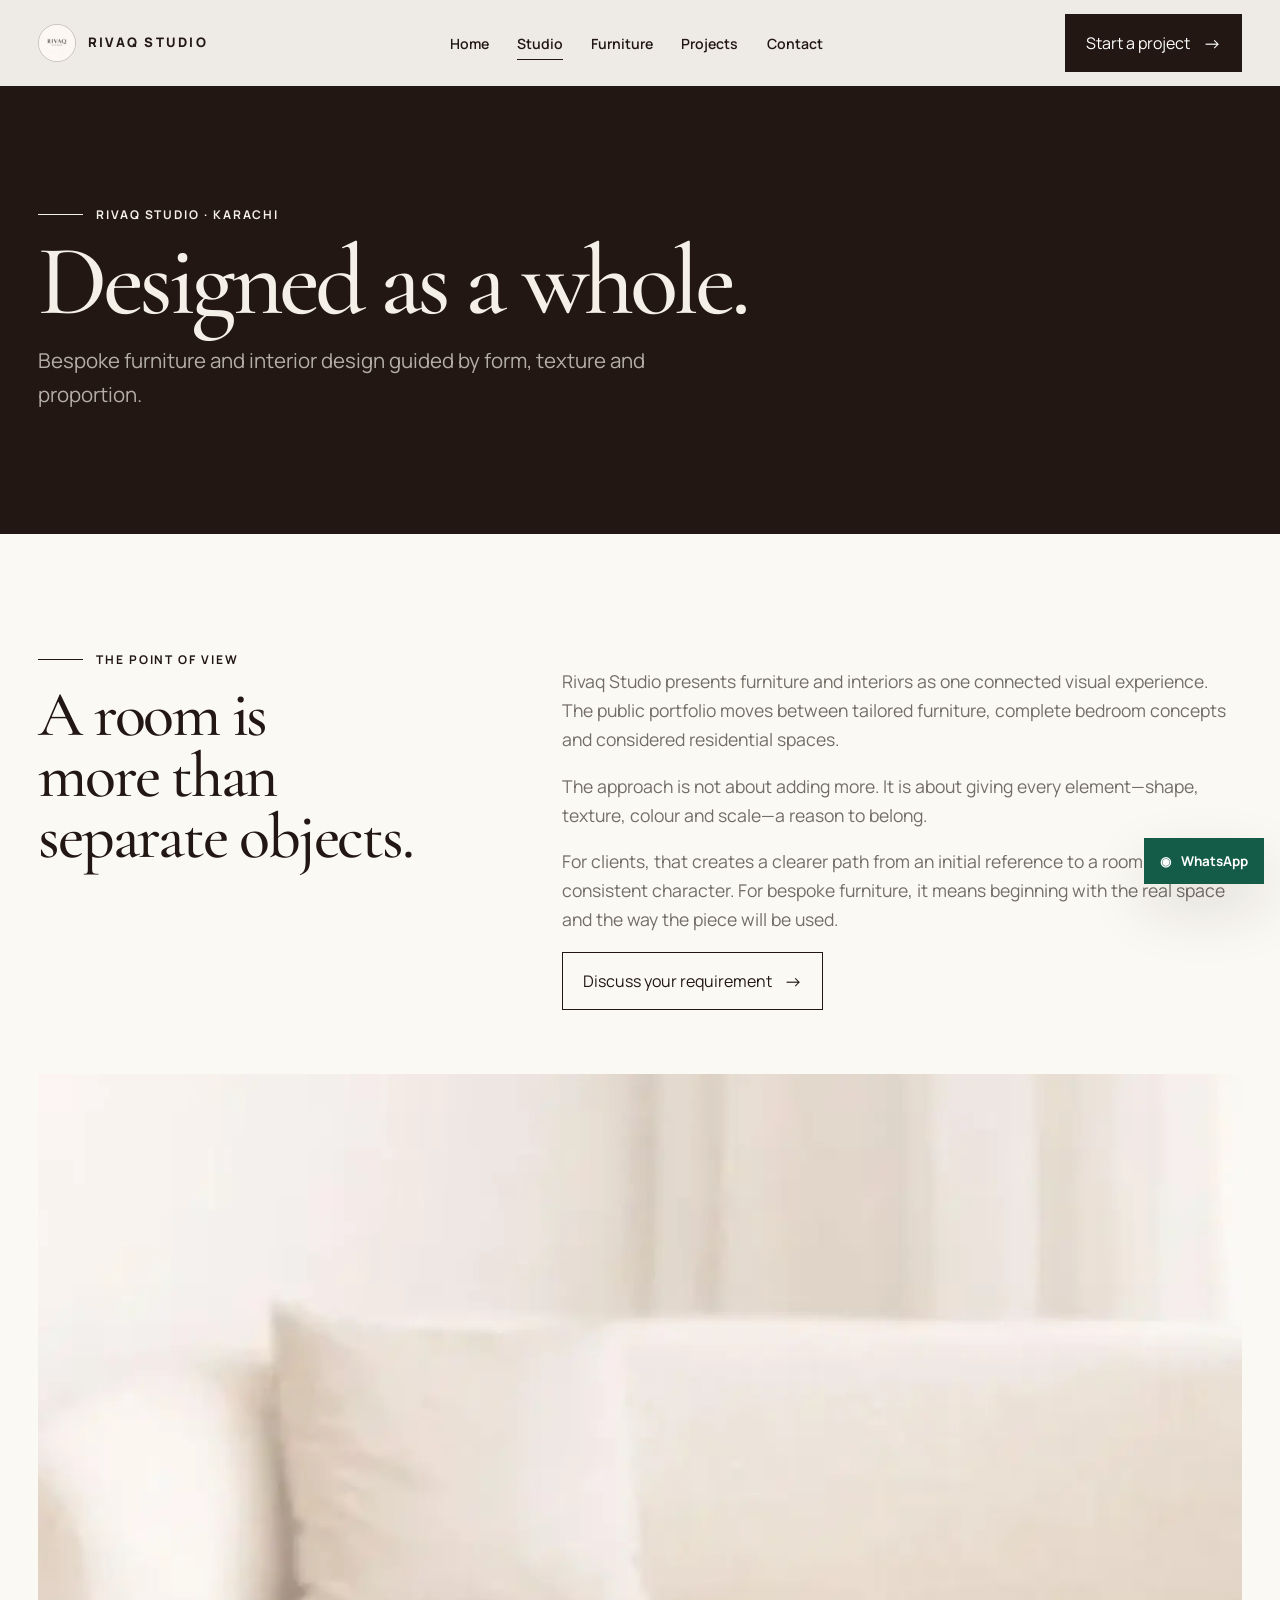
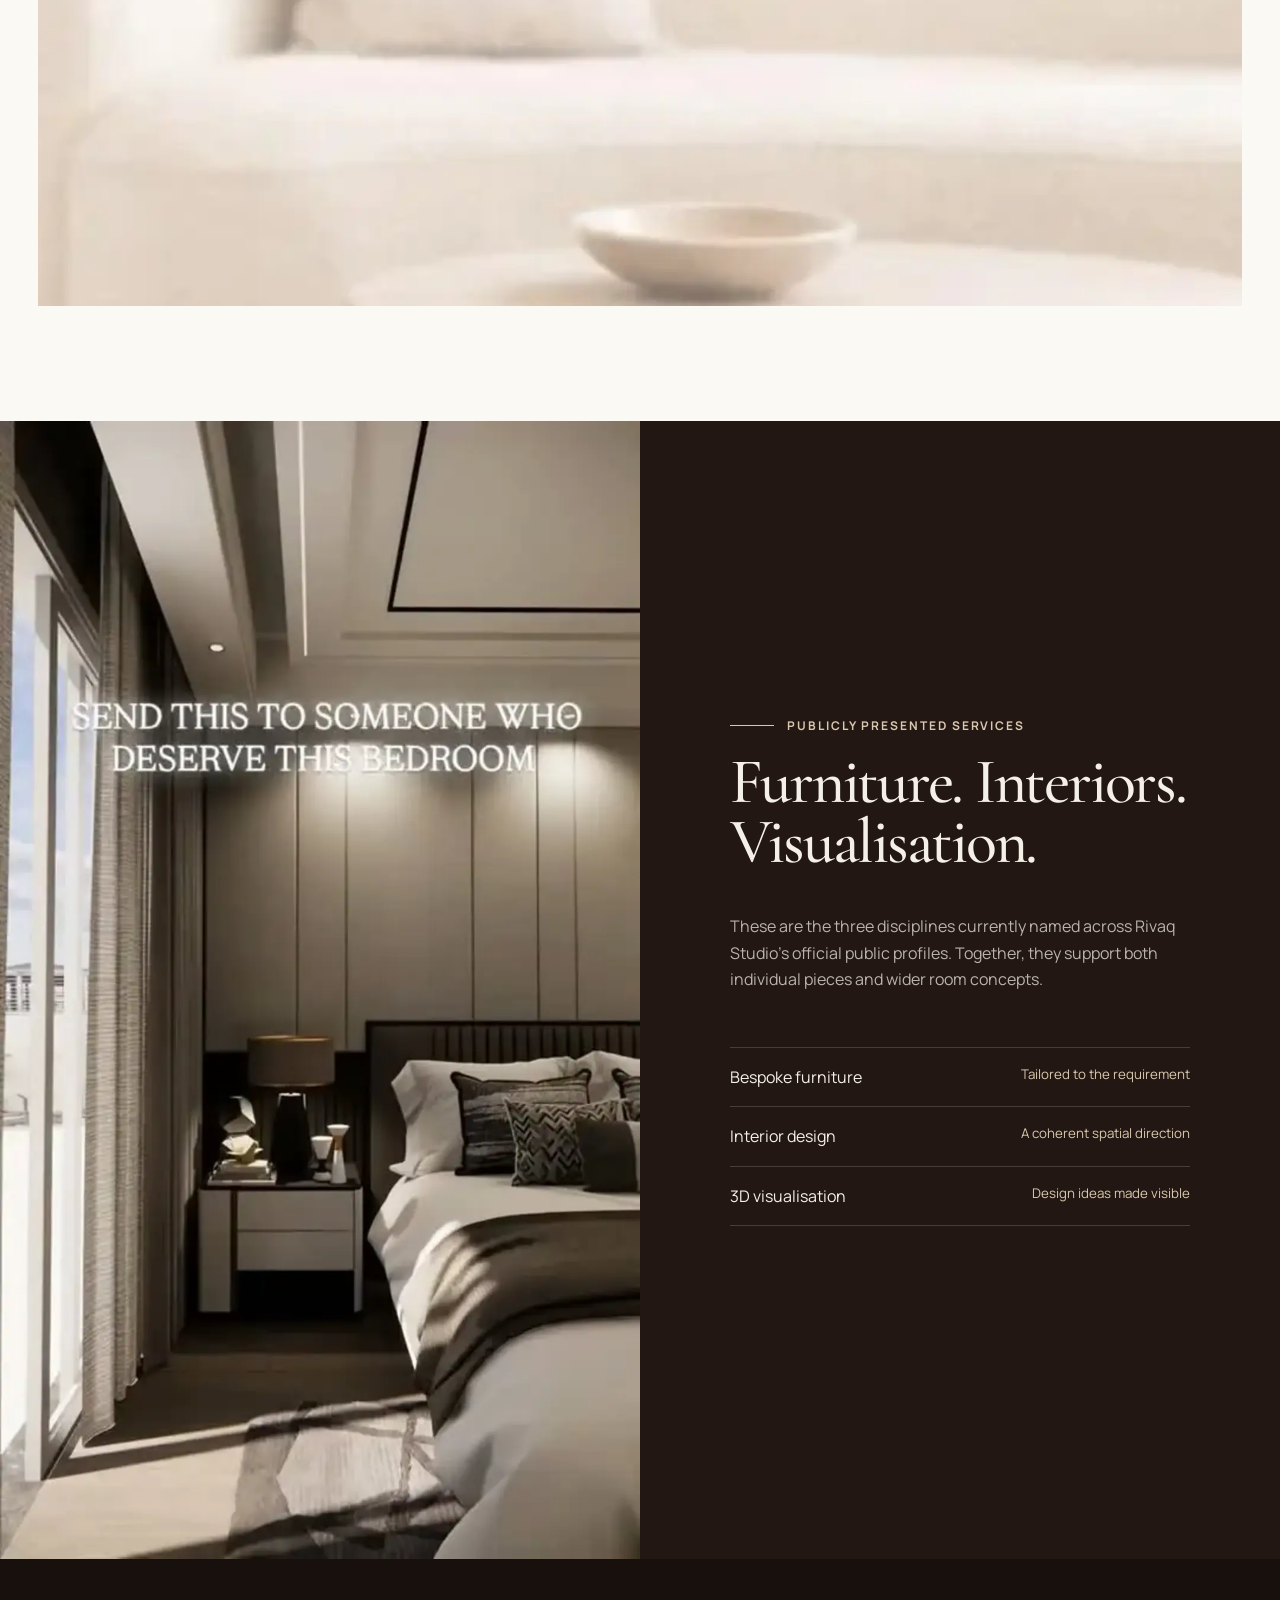
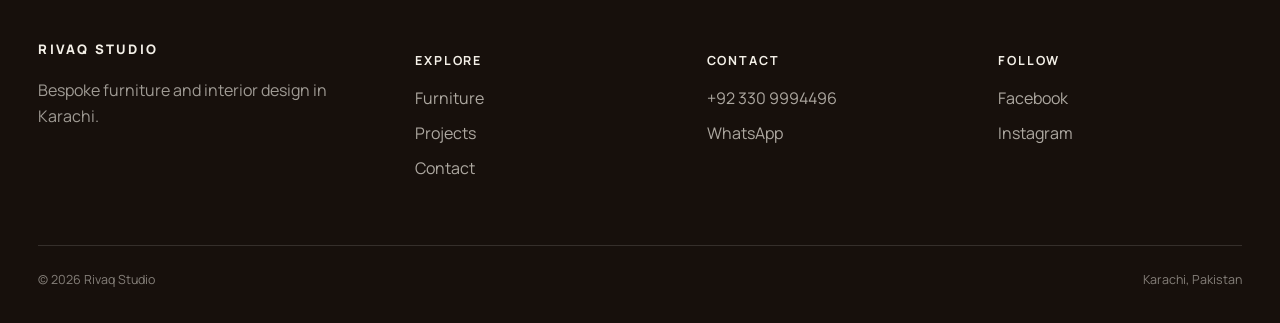
<file: about.html>
<!doctype html><html lang="en"><head><meta charset="utf-8"><meta name="viewport" content="width=device-width,initial-scale=1"><title>Studio | Rivaq Studio Karachi</title><meta name="description" content="Meet Rivaq Studio, a Karachi studio for bespoke furniture, interior design and 3D visualisation."><link rel="icon" href="favicon.svg"><link rel="preconnect" href="https://fonts.googleapis.com"><link rel="preconnect" href="https://fonts.gstatic.com" crossorigin><link href="https://fonts.googleapis.com/css2?family=Cormorant+Garamond:wght@500;600&family=Manrope:wght@400;500;600;700;800&display=swap" rel="stylesheet"><link rel="stylesheet" href="assets/css/style.css"></head><body><a class="skip-link" href="#main">Skip to content</a>
<header class="header header--solid"><div class="shell nav"><a class="brand" href="index.html"><img class="brand-mark" src="assets/images/logo.webp" alt=""><span>Rivaq Studio</span></a><ul class="nav-links"><li><a class="nav-link" href="index.html">Home</a></li><li><a class="nav-link" aria-current="page" href="about.html">Studio</a></li><li><a class="nav-link" href="collections.html">Furniture</a></li><li><a class="nav-link" href="projects.html">Projects</a></li><li><a class="nav-link" href="contact.html">Contact</a></li></ul><a class="btn" href="contact.html">Start a project</a><button class="menu-toggle" aria-label="Open menu" aria-expanded="false"><span></span><span></span></button></div></header><div class="mobile-menu"><nav><a href="index.html">Home</a><a href="about.html">Studio</a><a href="collections.html">Furniture</a><a href="projects.html">Projects</a><a href="contact.html">Contact</a></nav><a class="btn" href="tel:+923309994496">Call the studio</a></div>
<main id="main"><section class="page-hero"><div class="shell"><p class="eyebrow">Rivaq Studio · Karachi</p><h1 class="display">Designed as a whole.</h1><p class="lead">Bespoke furniture and interior design guided by form, texture and proportion.</p></div></section><section class="editorial"><div class="shell"><div class="editorial-grid"><div><p class="eyebrow">The point of view</p><h2 class="section-title">A room is more than separate objects.</h2></div><div class="editorial-copy"><p>Rivaq Studio presents furniture and interiors as one connected visual experience. The public portfolio moves between tailored furniture, complete bedroom concepts and considered residential spaces.</p><p>The approach is not about adding more. It is about giving every element—shape, texture, colour and scale—a reason to belong.</p><p>For clients, that creates a clearer path from an initial reference to a room with a consistent character. For bespoke furniture, it means beginning with the real space and the way the piece will be used.</p><a class="btn btn--ghost" href="contact.html">Discuss your requirement</a></div></div><img class="feature-image" src="assets/images/hero-clean.webp" alt="Rivaq Studio contemporary interior concept" loading="lazy"></div></section><section class="studio-band"><div class="studio-grid"><img class="studio-image" src="assets/images/bedroom-hd.webp" alt="Contemporary bedroom visualisation by Rivaq Studio"><div class="studio-copy"><p class="eyebrow">Publicly presented services</p><h2 class="section-title">Furniture. Interiors. Visualisation.</h2><p>These are the three disciplines currently named across Rivaq Studio’s official public profiles. Together, they support both individual pieces and wider room concepts.</p><ul class="services-list"><li><span>Bespoke furniture</span><small>Tailored to the requirement</small></li><li><span>Interior design</span><small>A coherent spatial direction</small></li><li><span>3D visualisation</span><small>Design ideas made visible</small></li></ul></div></div></section></main>
<footer class="footer"><div class="shell"><div class="footer-grid"><div class="footer-brand"><a class="brand" href="index.html"><span>Rivaq Studio</span></a><p>Bespoke furniture and interior design in Karachi.</p></div><div><h3>Explore</h3><ul><li><a href="collections.html">Furniture</a></li><li><a href="projects.html">Projects</a></li><li><a href="contact.html">Contact</a></li></ul></div><div><h3>Contact</h3><ul><li><a href="tel:+923309994496">+92 330 9994496</a></li><li><a href="https://wa.me/923309994496">WhatsApp</a></li></ul></div><div><h3>Follow</h3><ul><li><a href="https://www.facebook.com/AAfurnituress">Facebook</a></li><li><a href="https://www.instagram.com/rivaqstudio/">Instagram</a></li></ul></div></div><div class="footer-bottom"><span>© 2026 Rivaq Studio</span><span>Karachi, Pakistan</span></div></div></footer><a class="whatsapp-float" href="https://wa.me/923309994496" aria-label="Chat on WhatsApp">◉ <span>WhatsApp</span></a><script src="assets/js/site.js" defer></script></body></html>
</file>
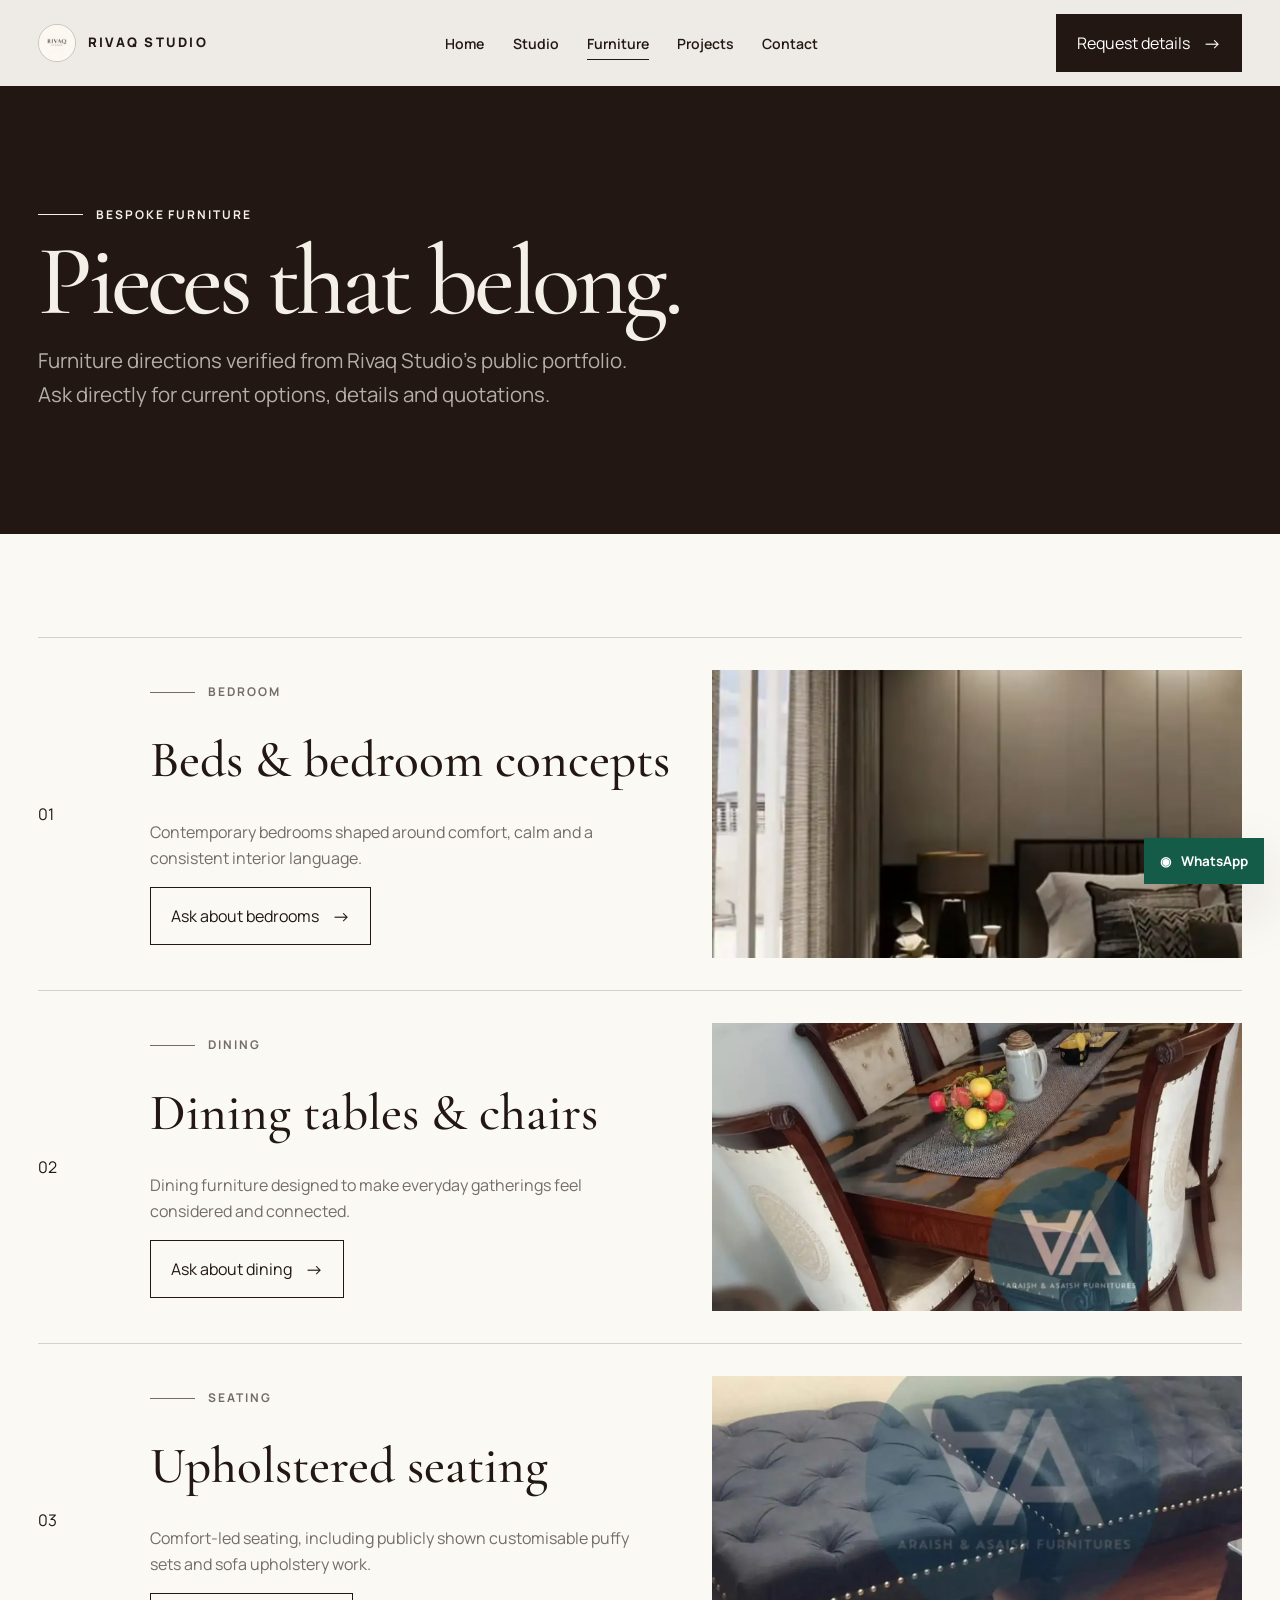
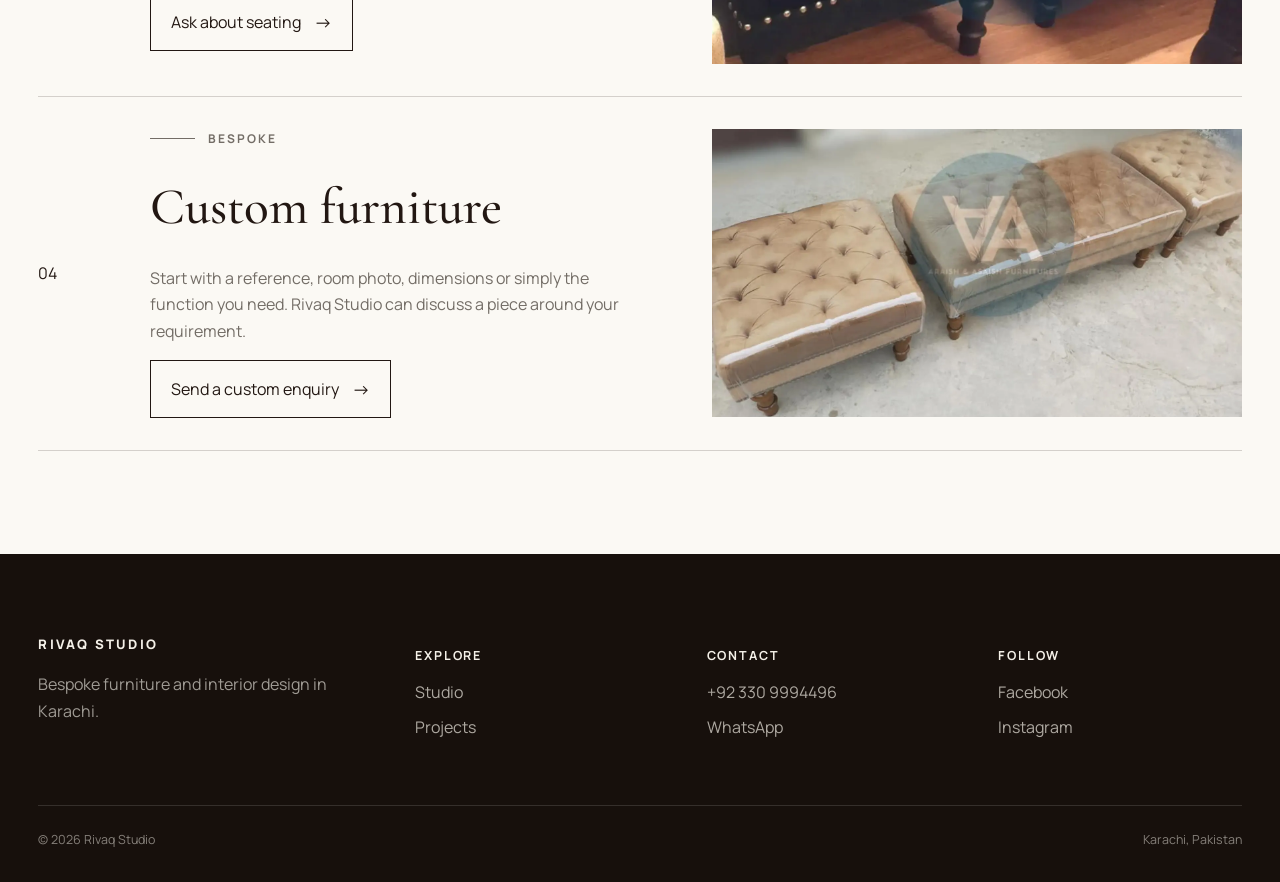
<file: collections.html>
<!doctype html><html lang="en"><head><meta charset="utf-8"><meta name="viewport" content="width=device-width,initial-scale=1"><title>Furniture | Rivaq Studio Karachi</title><meta name="description" content="Explore bedroom, dining and upholstered furniture directions from Rivaq Studio, including bespoke furniture enquiries."><link rel="icon" href="favicon.svg"><link rel="preconnect" href="https://fonts.googleapis.com"><link rel="preconnect" href="https://fonts.gstatic.com" crossorigin><link href="https://fonts.googleapis.com/css2?family=Cormorant+Garamond:wght@500;600&family=Manrope:wght@400;500;600;700;800&display=swap" rel="stylesheet"><link rel="stylesheet" href="assets/css/style.css"></head><body><a class="skip-link" href="#main">Skip to content</a>
<header class="header header--solid"><div class="shell nav"><a class="brand" href="index.html"><img class="brand-mark" src="assets/images/logo.webp" alt=""><span>Rivaq Studio</span></a><ul class="nav-links"><li><a class="nav-link" href="index.html">Home</a></li><li><a class="nav-link" href="about.html">Studio</a></li><li><a class="nav-link" aria-current="page" href="collections.html">Furniture</a></li><li><a class="nav-link" href="projects.html">Projects</a></li><li><a class="nav-link" href="contact.html">Contact</a></li></ul><a class="btn" href="contact.html">Request details</a><button class="menu-toggle" aria-label="Open menu" aria-expanded="false"><span></span><span></span></button></div></header><div class="mobile-menu"><nav><a href="index.html">Home</a><a href="about.html">Studio</a><a href="collections.html">Furniture</a><a href="projects.html">Projects</a><a href="contact.html">Contact</a></nav><a class="btn" href="tel:+923309994496">Call the studio</a></div>
<main id="main"><section class="page-hero"><div class="shell"><p class="eyebrow">Bespoke furniture</p><h1 class="display">Pieces that belong.</h1><p class="lead">Furniture directions verified from Rivaq Studio’s public portfolio. Ask directly for current options, details and quotations.</p></div></section><section class="catalog"><div class="shell"><article class="catalog-row" id="bedroom"><span>01</span><div><p class="eyebrow">Bedroom</p><h2>Beds & bedroom concepts</h2><p>Contemporary bedrooms shaped around comfort, calm and a consistent interior language.</p><a class="btn btn--ghost" href="https://wa.me/923309994496?text=Hi%20Rivaq%20Studio%2C%20I%27m%20interested%20in%20a%20bed%20or%20bedroom%20concept.%20Please%20share%20details.">Ask about bedrooms</a></div><img src="assets/images/bedroom-hd.webp" alt="3D bedroom design concept by Rivaq Studio" loading="lazy"></article><article class="catalog-row" id="dining"><span>02</span><div><p class="eyebrow">Dining</p><h2>Dining tables & chairs</h2><p>Dining furniture designed to make everyday gatherings feel considered and connected.</p><a class="btn btn--ghost" href="https://wa.me/923309994496?text=Hi%20Rivaq%20Studio%2C%20I%27m%20interested%20in%20dining%20furniture.%20Please%20share%20details.">Ask about dining</a></div><img src="assets/images/dining-hd.webp" alt="Wood dining table with six upholstered chairs from the studio's furniture portfolio" loading="lazy"></article><article class="catalog-row" id="seating"><span>03</span><div><p class="eyebrow">Seating</p><h2>Upholstered seating</h2><p>Comfort-led seating, including publicly shown customisable puffy sets and sofa upholstery work.</p><a class="btn btn--ghost" href="https://wa.me/923309994496?text=Hi%20Rivaq%20Studio%2C%20I%27m%20interested%20in%20upholstered%20seating.%20Please%20share%20details.">Ask about seating</a></div><img src="assets/images/seating-hd.webp" alt="Customisable tufted puffy seating from the studio's furniture portfolio" loading="lazy"></article><article class="catalog-row" id="custom"><span>04</span><div><p class="eyebrow">Bespoke</p><h2>Custom furniture</h2><p>Start with a reference, room photo, dimensions or simply the function you need. Rivaq Studio can discuss a piece around your requirement.</p><a class="btn btn--ghost" href="contact.html">Send a custom enquiry</a></div><img src="assets/images/seating-4-hd.webp" alt="Tufted upholstered bench from the studio furniture portfolio" loading="lazy"></article></div></section></main>
<footer class="footer"><div class="shell"><div class="footer-grid"><div class="footer-brand"><a class="brand" href="index.html"><span>Rivaq Studio</span></a><p>Bespoke furniture and interior design in Karachi.</p></div><div><h3>Explore</h3><ul><li><a href="about.html">Studio</a></li><li><a href="projects.html">Projects</a></li></ul></div><div><h3>Contact</h3><ul><li><a href="tel:+923309994496">+92 330 9994496</a></li><li><a href="https://wa.me/923309994496">WhatsApp</a></li></ul></div><div><h3>Follow</h3><ul><li><a href="https://www.facebook.com/AAfurnituress">Facebook</a></li><li><a href="https://www.instagram.com/rivaqstudio/">Instagram</a></li></ul></div></div><div class="footer-bottom"><span>© 2026 Rivaq Studio</span><span>Karachi, Pakistan</span></div></div></footer><a class="whatsapp-float" href="https://wa.me/923309994496" aria-label="Chat on WhatsApp">◉ <span>WhatsApp</span></a><script src="assets/js/site.js" defer></script></body></html>
</file>
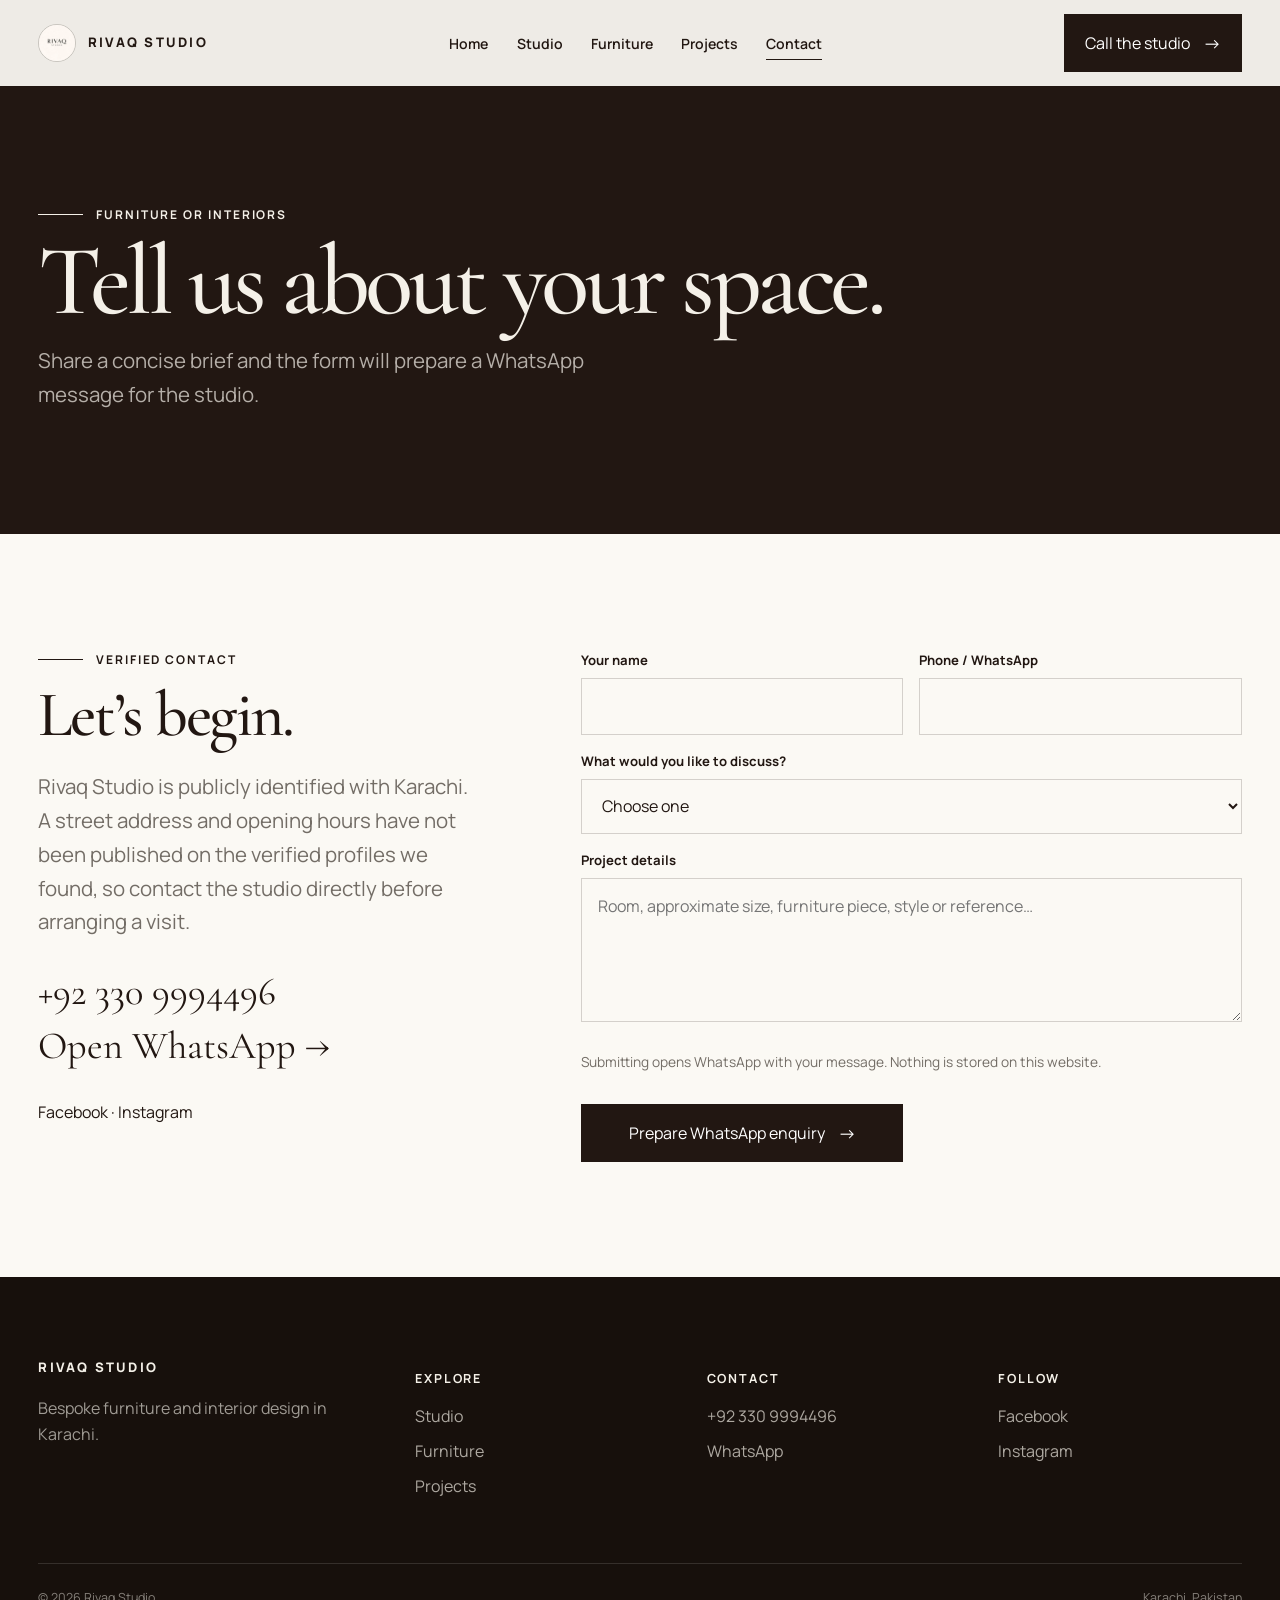
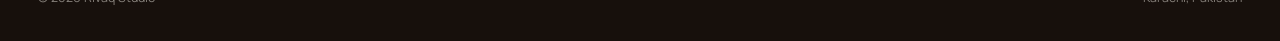
<file: contact.html>
<!doctype html><html lang="en"><head><meta charset="utf-8"><meta name="viewport" content="width=device-width,initial-scale=1"><title>Contact | Rivaq Studio Karachi</title><meta name="description" content="Contact Rivaq Studio in Karachi about bespoke furniture, interior design or 3D visualisation."><link rel="icon" href="favicon.svg"><link rel="preconnect" href="https://fonts.googleapis.com"><link rel="preconnect" href="https://fonts.gstatic.com" crossorigin><link href="https://fonts.googleapis.com/css2?family=Cormorant+Garamond:wght@500;600&family=Manrope:wght@400;500;600;700;800&display=swap" rel="stylesheet"><link rel="stylesheet" href="assets/css/style.css"></head><body><a class="skip-link" href="#main">Skip to content</a><header class="header header--solid"><div class="shell nav"><a class="brand" href="index.html"><img class="brand-mark" src="assets/images/logo.webp" alt=""><span>Rivaq Studio</span></a><ul class="nav-links"><li><a class="nav-link" href="index.html">Home</a></li><li><a class="nav-link" href="about.html">Studio</a></li><li><a class="nav-link" href="collections.html">Furniture</a></li><li><a class="nav-link" href="projects.html">Projects</a></li><li><a class="nav-link" aria-current="page" href="contact.html">Contact</a></li></ul><a class="btn" href="tel:+923309994496">Call the studio</a><button class="menu-toggle" aria-label="Open menu" aria-expanded="false"><span></span><span></span></button></div></header><div class="mobile-menu"><nav><a href="index.html">Home</a><a href="about.html">Studio</a><a href="collections.html">Furniture</a><a href="projects.html">Projects</a><a href="contact.html">Contact</a></nav><a class="btn" href="tel:+923309994496">Call the studio</a></div>
<main id="main"><section class="page-hero"><div class="shell"><p class="eyebrow">Furniture or interiors</p><h1 class="display">Tell us about your space.</h1><p class="lead">Share a concise brief and the form will prepare a WhatsApp message for the studio.</p></div></section><section><div class="shell contact-layout"><aside><p class="eyebrow">Verified contact</p><h2 class="section-title">Let’s begin.</h2><p class="lead">Rivaq Studio is publicly identified with Karachi. A street address and opening hours have not been published on the verified profiles we found, so contact the studio directly before arranging a visit.</p><div class="contact-links"><a class="contact-link" href="tel:+923309994496">+92 330 9994496</a><a class="contact-link" href="https://wa.me/923309994496">Open WhatsApp →</a></div><p><a href="https://www.facebook.com/AAfurnituress">Facebook</a> · <a href="https://www.instagram.com/rivaqstudio/">Instagram</a></p></aside><form class="inquiry-form" id="inquiry-form"><div class="field"><label for="name">Your name</label><input id="name" name="name" autocomplete="name" required></div><div class="field"><label for="phone">Phone / WhatsApp</label><input id="phone" name="phone" type="tel" autocomplete="tel" required></div><div class="field full"><label for="requirement">What would you like to discuss?</label><select id="requirement" name="requirement" required><option value="">Choose one</option><option>Bespoke furniture</option><option>Bedroom furniture or design</option><option>Dining furniture</option><option>Upholstered seating</option><option>Interior design</option><option>3D visualisation</option><option>Another requirement</option></select></div><div class="field full"><label for="message">Project details</label><textarea id="message" name="message" placeholder="Room, approximate size, furniture piece, style or reference…"></textarea></div><p class="form-note">Submitting opens WhatsApp with your message. Nothing is stored on this website.</p><button class="btn" type="submit">Prepare WhatsApp enquiry</button></form></div></section></main><footer class="footer"><div class="shell"><div class="footer-grid"><div class="footer-brand"><a class="brand" href="index.html"><span>Rivaq Studio</span></a><p>Bespoke furniture and interior design in Karachi.</p></div><div><h3>Explore</h3><ul><li><a href="about.html">Studio</a></li><li><a href="collections.html">Furniture</a></li><li><a href="projects.html">Projects</a></li></ul></div><div><h3>Contact</h3><ul><li><a href="tel:+923309994496">+92 330 9994496</a></li><li><a href="https://wa.me/923309994496">WhatsApp</a></li></ul></div><div><h3>Follow</h3><ul><li><a href="https://www.facebook.com/AAfurnituress">Facebook</a></li><li><a href="https://www.instagram.com/rivaqstudio/">Instagram</a></li></ul></div></div><div class="footer-bottom"><span>© 2026 Rivaq Studio</span><span>Karachi, Pakistan</span></div></div></footer><script src="assets/js/site.js" defer></script></body></html>
</file>
<file: assets/css/style.css>
:root{--ivory:#f4f0e8;--paper:#fbf9f4;--sand:#d9c8af;--walnut:#4b3326;--espresso:#221712;--charcoal:#292725;--muted:#736d66;--line:rgba(34,23,18,.18);--accent:#9e6f48;--green:#164b3d;--max:1280px;--pad:clamp(1rem,3vw,3rem);--ease:cubic-bezier(.22,1,.36,1);--shadow:0 24px 60px rgba(34,23,18,.13)}
*{box-sizing:border-box}html{scroll-behavior:smooth;overflow-x:hidden}body{margin:0;background:var(--paper);color:var(--espresso);font-family:Manrope,"Segoe UI",sans-serif;font-size:16px;line-height:1.65;overflow-x:hidden}body.menu-open,body.lightbox-open{overflow:hidden}img{display:block;width:100%;height:auto}a{color:inherit;text-decoration:none}button,input,textarea,select{font:inherit}button{color:inherit}.skip-link{position:fixed;left:1rem;top:-5rem;z-index:9999;background:var(--espresso);color:#fff;padding:.75rem 1rem}.skip-link:focus{top:1rem}.shell{width:min(100% - var(--pad)*2,var(--max));margin-inline:auto}.eyebrow{display:flex;align-items:center;gap:.8rem;margin:0 0 1rem;text-transform:uppercase;letter-spacing:.16em;font-size:.75rem;font-weight:700}.eyebrow:before{content:"";width:2.8rem;height:1px;background:currentColor}.display{font-family:"Cormorant Garamond",Georgia,serif;font-size:clamp(3.4rem,7.8vw,8.2rem);font-weight:500;line-height:.83;letter-spacing:-.045em;margin:0;text-wrap:balance}.section-title{font-family:"Cormorant Garamond",Georgia,serif;font-size:clamp(2.8rem,5vw,5rem);font-weight:500;line-height:.95;letter-spacing:-.035em;margin:0 0 1.5rem;text-wrap:balance}.lead{font-size:clamp(1.05rem,1.6vw,1.35rem);max-width:38rem;color:var(--muted)}.btn{position:relative;display:inline-flex;align-items:center;justify-content:center;gap:.8rem;min-height:3.35rem;padding:.8rem 1.25rem;border:1px solid var(--espresso);background:var(--espresso);color:#fff;overflow:hidden;cursor:pointer;transition:transform .25s var(--ease),background .35s,color .35s,border .35s}.btn:after{content:"→";font-size:1.15rem;transition:transform .3s var(--ease)}.btn:hover:after,.btn:focus-visible:after{transform:translateX(.35rem)}.btn:hover{background:var(--accent);border-color:var(--accent)}.btn:active{transform:scale(.97)}.btn--ghost{background:transparent;color:var(--espresso)}.btn--ghost:hover{color:#fff}.btn:focus-visible,.nav-link:focus-visible,.gallery-item:focus-visible,.faq button:focus-visible{outline:3px solid var(--sand);outline-offset:4px}.header{position:fixed;inset:0 0 auto;z-index:100;color:#fff;transition:background .35s,color .35s,box-shadow .35s}.header.scrolled,.header.header--solid{background:rgba(251,249,244,.94);color:var(--espresso);box-shadow:0 1px 0 var(--line);backdrop-filter:blur(14px)}.nav{height:5.4rem;display:flex;align-items:center;justify-content:space-between;gap:2rem}.brand{display:flex;align-items:center;gap:.75rem;letter-spacing:.17em;text-transform:uppercase;font-size:.82rem;font-weight:800;white-space:nowrap}.brand-mark{width:2.35rem;height:2.35rem;object-fit:cover;border-radius:50%;border:1px solid rgba(255,255,255,.4)}.header.scrolled .brand-mark,.header--solid .brand-mark{border-color:var(--line)}.nav-links{display:flex;align-items:center;gap:clamp(1rem,2.2vw,2.25rem);margin:0;padding:0;list-style:none}.nav-link{position:relative;font-size:.88rem;font-weight:600}.nav-link:after{content:"";position:absolute;left:0;right:100%;bottom:-.45rem;height:1px;background:currentColor;transition:right .3s var(--ease)}.nav-link:hover:after,.nav-link[aria-current="page"]:after{right:0}.menu-toggle{display:none;border:0;background:transparent;padding:.6rem;cursor:pointer}.menu-toggle span{display:block;width:1.7rem;height:1px;background:currentColor;margin:.38rem;transition:.3s}.hero{min-height:100svh;position:relative;display:flex;align-items:flex-end;color:#fff;background:var(--espresso);isolation:isolate}.hero:after{content:"";position:absolute;inset:0;z-index:-1;background:linear-gradient(90deg,rgba(20,12,8,.78) 0%,rgba(20,12,8,.34) 48%,rgba(20,12,8,.12)),linear-gradient(0deg,rgba(20,12,8,.5),transparent 50%)}.hero-media{position:absolute;inset:0;z-index:-2;width:100%;height:100%;object-fit:cover;animation:heroIn 1.4s var(--ease) both}.hero-content{padding-block:clamp(8rem,16vh,11rem) clamp(3.5rem,8vh,6.5rem);max-width:66rem}.hero .display{max-width:65rem}.hero-copy{font-size:clamp(1rem,1.5vw,1.3rem);max-width:36rem;margin:1.6rem 0 2rem;color:rgba(255,255,255,.83)}.hero-actions{display:flex;flex-wrap:wrap;gap:.8rem}.hero .btn--ghost{color:#fff;border-color:rgba(255,255,255,.6)}.hero-note{position:absolute;right:var(--pad);bottom:3.5rem;writing-mode:vertical-rl;text-transform:uppercase;letter-spacing:.18em;font-size:.68rem}.intro{padding:clamp(5rem,10vw,10rem) 0}.intro-grid{display:grid;grid-template-columns:minmax(0,1.35fr) minmax(18rem,.65fr);gap:clamp(3rem,9vw,10rem);align-items:end}.intro-copy{max-width:31rem}.signature{font-family:"Cormorant Garamond",serif;font-style:italic;font-size:2rem;margin-top:2rem}.collections{background:var(--ivory);padding:clamp(4rem,8vw,8rem) 0}.section-head{display:flex;justify-content:space-between;align-items:end;gap:2rem;margin-bottom:3rem}.section-head p{max-width:28rem;margin:0;color:var(--muted)}.collection-grid{display:grid;grid-template-columns:1.2fr .8fr;grid-template-rows:repeat(2,minmax(20rem,32vw));gap:1rem}.collection-card{position:relative;overflow:hidden;color:#fff;min-height:20rem}.collection-card:first-child{grid-row:span 2}.collection-card img{height:100%;object-fit:cover;transition:transform .8s var(--ease),filter .6s}.collection-card:after{content:"";position:absolute;inset:35% 0 0;background:linear-gradient(transparent,rgba(20,12,8,.78))}.collection-card:hover img{transform:scale(1.045);filter:saturate(1.05)}.collection-info{position:absolute;z-index:2;inset:auto 1.5rem 1.5rem;display:flex;justify-content:space-between;align-items:end;gap:1rem}.collection-info h3{font-family:"Cormorant Garamond",serif;font-size:clamp(2rem,3vw,3.4rem);font-weight:500;line-height:1;margin:0}.collection-info span{font-size:.78rem;letter-spacing:.14em;text-transform:uppercase}.studio-band{padding:0;background:var(--espresso);color:var(--ivory)}.studio-grid{display:grid;grid-template-columns:1fr 1fr;min-height:46rem}.studio-image{height:100%;object-fit:cover;object-position:center}.studio-copy{padding:clamp(3rem,7vw,7rem);display:flex;flex-direction:column;justify-content:center}.studio-copy .eyebrow{color:var(--sand)}.studio-copy p{max-width:34rem;color:rgba(244,240,232,.72)}.services-list{margin:2.4rem 0;padding:0;list-style:none;border-top:1px solid rgba(255,255,255,.16)}.services-list li{display:flex;justify-content:space-between;gap:1rem;padding:1rem 0;border-bottom:1px solid rgba(255,255,255,.16)}.services-list small{color:var(--sand)}.process{padding:clamp(5rem,10vw,9rem) 0}.steps{display:grid;grid-template-columns:repeat(4,1fr);margin-top:4rem;border-top:1px solid var(--line)}.step{padding:2rem 2rem 1rem 0;border-right:1px solid var(--line);min-height:15rem}.step:last-child{border-right:0;padding-left:2rem}.step:not(:first-child){padding-left:2rem}.step-num{display:block;font-family:"Cormorant Garamond",serif;font-size:3.2rem;color:var(--accent)}.step h3{font-size:1.05rem}.step p{color:var(--muted);font-size:.92rem}.gallery{padding:clamp(5rem,9vw,8rem) 0;background:#d8cec0}.gallery-grid{display:grid;grid-template-columns:1.15fr .85fr .85fr;grid-auto-rows:18rem;gap:1rem}.gallery-item{position:relative;border:0;padding:0;background:none;cursor:zoom-in;overflow:hidden}.gallery-item:first-child{grid-row:span 2}.gallery-item:nth-child(4){grid-column:span 2}.gallery-item img{height:100%;object-fit:cover;transition:transform .7s var(--ease)}.gallery-item:hover img{transform:scale(1.05)}.gallery-item:after{content:"View";position:absolute;right:1rem;bottom:1rem;background:rgba(251,249,244,.92);padding:.5rem .85rem;font-size:.72rem;letter-spacing:.12em;text-transform:uppercase;transform:translateY(4rem);transition:transform .35s var(--ease)}.gallery-item:hover:after,.gallery-item:focus-visible:after{transform:none}.faq-contact{display:grid;grid-template-columns:1fr 1fr}.faq-wrap,.contact-panel{padding:clamp(4rem,7vw,7rem)}.faq-wrap{background:var(--paper)}.faq{border-top:1px solid var(--line)}.faq-item{border-bottom:1px solid var(--line)}.faq button{width:100%;border:0;background:transparent;padding:1.25rem 0;display:flex;justify-content:space-between;text-align:left;cursor:pointer;font-weight:700}.faq button:after{content:"+";font-size:1.3rem}.faq button[aria-expanded="true"]:after{content:"−"}.faq-answer{display:grid;grid-template-rows:0fr;transition:grid-template-rows .35s var(--ease)}.faq-answer>div{overflow:hidden;color:var(--muted)}.faq button[aria-expanded="true"]+.faq-answer{grid-template-rows:1fr}.faq-answer p{margin:0 0 1.25rem}.contact-panel{background:var(--green);color:#fff}.contact-panel p{color:rgba(255,255,255,.72)}.contact-links{display:grid;gap:.7rem;margin:2rem 0}.contact-link{font-family:"Cormorant Garamond",serif;font-size:clamp(1.7rem,3vw,2.8rem);line-height:1.1}.contact-link:hover{text-decoration:underline;text-underline-offset:.2em}.page-hero{padding:clamp(10rem,16vw,14rem) 0 clamp(4rem,8vw,7rem);background:var(--espresso);color:var(--ivory)}.page-hero .lead{color:rgba(244,240,232,.7)}.editorial{padding:clamp(5rem,9vw,9rem) 0}.editorial-grid{display:grid;grid-template-columns:.75fr 1.25fr;gap:clamp(3rem,9vw,9rem)}.editorial-copy{max-width:45rem}.editorial-copy p{font-size:1.1rem;color:var(--muted)}.feature-image{margin:4rem 0 0;height:min(65vw,52rem);object-fit:cover}.catalog{padding:clamp(4rem,8vw,8rem) 0}.catalog-row{display:grid;grid-template-columns:5rem 1fr 1fr;gap:2rem;align-items:center;padding:2rem 0;border-top:1px solid var(--line)}.catalog-row:last-child{border-bottom:1px solid var(--line)}.catalog-row img{height:18rem;object-fit:cover}.catalog-row h2{font-family:"Cormorant Garamond",serif;font-size:clamp(2.3rem,4vw,4.5rem);font-weight:500;margin:0}.catalog-row p{color:var(--muted);max-width:30rem}.contact-layout{display:grid;grid-template-columns:.8fr 1.2fr;gap:clamp(3rem,8vw,8rem);padding:clamp(5rem,9vw,9rem) 0}.inquiry-form{display:grid;grid-template-columns:1fr 1fr;gap:1rem}.field{display:grid;gap:.4rem}.field.full{grid-column:1/-1}.field label{font-size:.82rem;font-weight:700}.field input,.field textarea,.field select{width:100%;border:1px solid var(--line);background:transparent;padding:.9rem 1rem;color:var(--espresso);border-radius:0}.field textarea{min-height:9rem;resize:vertical}.field input:focus,.field textarea:focus,.field select:focus{outline:2px solid var(--accent);outline-offset:2px}.form-note{grid-column:1/-1;color:var(--muted);font-size:.86rem}.footer{background:#17100c;color:var(--ivory);padding:5rem 0 2rem}.footer-grid{display:grid;grid-template-columns:1.35fr repeat(3,1fr);gap:3rem}.footer-brand p{max-width:24rem;color:rgba(244,240,232,.62)}.footer h2,.footer h3{font-size:.78rem;letter-spacing:.15em;text-transform:uppercase}.footer ul{list-style:none;margin:0;padding:0;display:grid;gap:.55rem;color:rgba(244,240,232,.68)}.footer a:hover{color:#fff}.footer-bottom{display:flex;justify-content:space-between;gap:1rem;border-top:1px solid rgba(255,255,255,.13);margin-top:4rem;padding-top:1.5rem;font-size:.78rem;color:rgba(244,240,232,.5)}.whatsapp-float{position:fixed;z-index:90;right:max(1rem,env(safe-area-inset-right));bottom:max(1rem,env(safe-area-inset-bottom));display:flex;align-items:center;gap:.6rem;background:#145c47;color:#fff;padding:.75rem 1rem;box-shadow:var(--shadow);font-size:.84rem;font-weight:700}.whatsapp-float:hover{background:#0f4033}.lightbox{position:fixed;inset:0;z-index:1000;background:rgba(15,10,7,.94);display:grid;place-items:center;opacity:0;visibility:hidden;transition:.3s}.lightbox.open{opacity:1;visibility:visible}.lightbox figure{margin:0;width:min(90vw,70rem)}.lightbox img{max-height:80vh;object-fit:contain}.lightbox-close,.lightbox-nav{position:absolute;border:1px solid rgba(255,255,255,.45);background:rgba(0,0,0,.2);color:#fff;width:3rem;height:3rem;cursor:pointer}.lightbox-close{right:1rem;top:1rem}.lightbox-prev{left:1rem}.lightbox-next{right:1rem}.reveal{opacity:0;transform:translateY(2rem);transition:opacity .8s var(--ease),transform .8s var(--ease)}.reveal.visible{opacity:1;transform:none}@keyframes heroIn{from{opacity:.4;transform:scale(1.04)}to{opacity:1;transform:scale(1)}}
@media(max-width:900px){.nav-links,.nav>.btn{display:none}.menu-toggle{display:block}.mobile-menu{position:fixed;inset:0;z-index:99;background:var(--ivory);color:var(--espresso);padding:7rem var(--pad) 3rem;transform:translateY(-105%);transition:transform .55s var(--ease);display:flex;flex-direction:column;justify-content:space-between}.mobile-menu.open{transform:none}.mobile-menu nav{display:grid}.mobile-menu a{font-family:"Cormorant Garamond",serif;font-size:clamp(2.4rem,9vw,4.4rem);line-height:1.2}.intro-grid,.studio-grid,.faq-contact,.editorial-grid,.contact-layout{grid-template-columns:1fr}.collection-grid{grid-template-columns:1fr 1fr;grid-template-rows:34rem 24rem}.collection-card:first-child{grid-column:span 2;grid-row:auto}.studio-grid{min-height:0}.studio-image{height:60vw}.steps{grid-template-columns:1fr 1fr}.step:nth-child(2){border-right:0}.step:nth-child(3),.step:nth-child(4){border-top:1px solid var(--line)}.gallery-grid{grid-template-columns:1fr 1fr}.gallery-item:first-child{grid-row:span 1;grid-column:span 2}.gallery-item:nth-child(4){grid-column:span 1}.footer-grid{grid-template-columns:1fr 1fr}.catalog-row{grid-template-columns:3rem .9fr 1.1fr}}
@media(max-width:600px){.header .nav{height:4.6rem}.hero{min-height:46rem}.hero-note{display:none}.hero-content{padding-bottom:3.5rem}.display{font-size:clamp(3.1rem,16vw,5.5rem)}.hero-actions{display:grid;width:100%}.hero-actions .btn{width:100%}.section-head{display:block}.section-head .btn{margin-top:1rem}.collection-grid{display:block}.collection-card{height:27rem;margin-top:1rem}.studio-image{height:32rem}.steps{grid-template-columns:1fr}.step,.step:not(:first-child),.step:last-child{border-right:0;border-top:1px solid var(--line);padding:1.5rem 0;min-height:0}.gallery-grid{grid-template-columns:1fr;grid-auto-rows:23rem}.gallery-item:first-child,.gallery-item:nth-child(4){grid-column:auto}.faq-wrap,.contact-panel{padding-inline:var(--pad)}.footer-grid{grid-template-columns:1fr;gap:2rem}.footer-bottom{display:block}.inquiry-form{grid-template-columns:1fr}.field.full{grid-column:auto}.catalog-row{grid-template-columns:2rem 1fr;gap:1rem}.catalog-row img{grid-column:1/-1;height:22rem}.catalog-row p{grid-column:2}.whatsapp-float span{display:none}.whatsapp-float{width:3.3rem;height:3.3rem;justify-content:center;border-radius:50%;padding:0}.contact-link{overflow-wrap:anywhere}}
@media(min-width:768px){.mobile-menu{display:none!important}}
@media(min-width:768px) and (max-width:1100px){
  :root{--pad:clamp(1.5rem,3vw,2.4rem)}
  .nav{height:5rem;gap:1.1rem}.nav-links{display:flex;gap:clamp(.7rem,1.35vw,1.15rem)}.nav-link{font-size:.76rem}.nav>.btn{display:none}.menu-toggle{display:none}
  .hero{min-height:46rem}.hero-content{max-width:48rem;padding-top:9rem;padding-bottom:4.5rem}.hero .display{font-size:clamp(4.8rem,8.5vw,6.5rem);line-height:.88}.hero-note{bottom:2.5rem}
  .intro{padding:6rem 0}.intro-grid{grid-template-columns:minmax(0,1.2fr) minmax(17rem,.8fr);gap:clamp(2.5rem,6vw,5rem)}
  .collection-grid{grid-template-columns:1.12fr .88fr;grid-template-rows:repeat(2,minmax(18rem,28vw))}.collection-card:first-child{grid-column:auto;grid-row:span 2}
  .studio-grid{grid-template-columns:1fr 1fr;min-height:38rem}.studio-image{height:100%;min-height:38rem}.studio-copy{padding:clamp(2.5rem,5vw,4rem)}
  .steps{grid-template-columns:repeat(4,1fr)}.step,.step:not(:first-child),.step:last-child{padding:1.5rem 1rem;min-height:14rem;border-top:0;border-right:1px solid var(--line)}.step:last-child{border-right:0}
  .gallery-grid{grid-template-columns:1.1fr .9fr .9fr;grid-auto-rows:16rem}.gallery-item:first-child{grid-column:auto;grid-row:span 2}.gallery-item:nth-child(4){grid-column:span 2}
  .faq-contact{grid-template-columns:1fr 1fr}.faq-wrap,.contact-panel{padding:clamp(3rem,5vw,4.5rem)}
  .editorial-grid,.contact-layout{grid-template-columns:.8fr 1.2fr}.footer-grid{grid-template-columns:1.3fr repeat(3,1fr);gap:1.5rem}
  .catalog-row{grid-template-columns:3rem 1fr 1fr}.catalog-row img{height:20rem}
}
@media(prefers-reduced-motion:reduce){html{scroll-behavior:auto}*,*:before,*:after{animation-duration:.01ms!important;animation-iteration-count:1!important;transition-duration:.01ms!important}.reveal{opacity:1;transform:none}}
</file>
